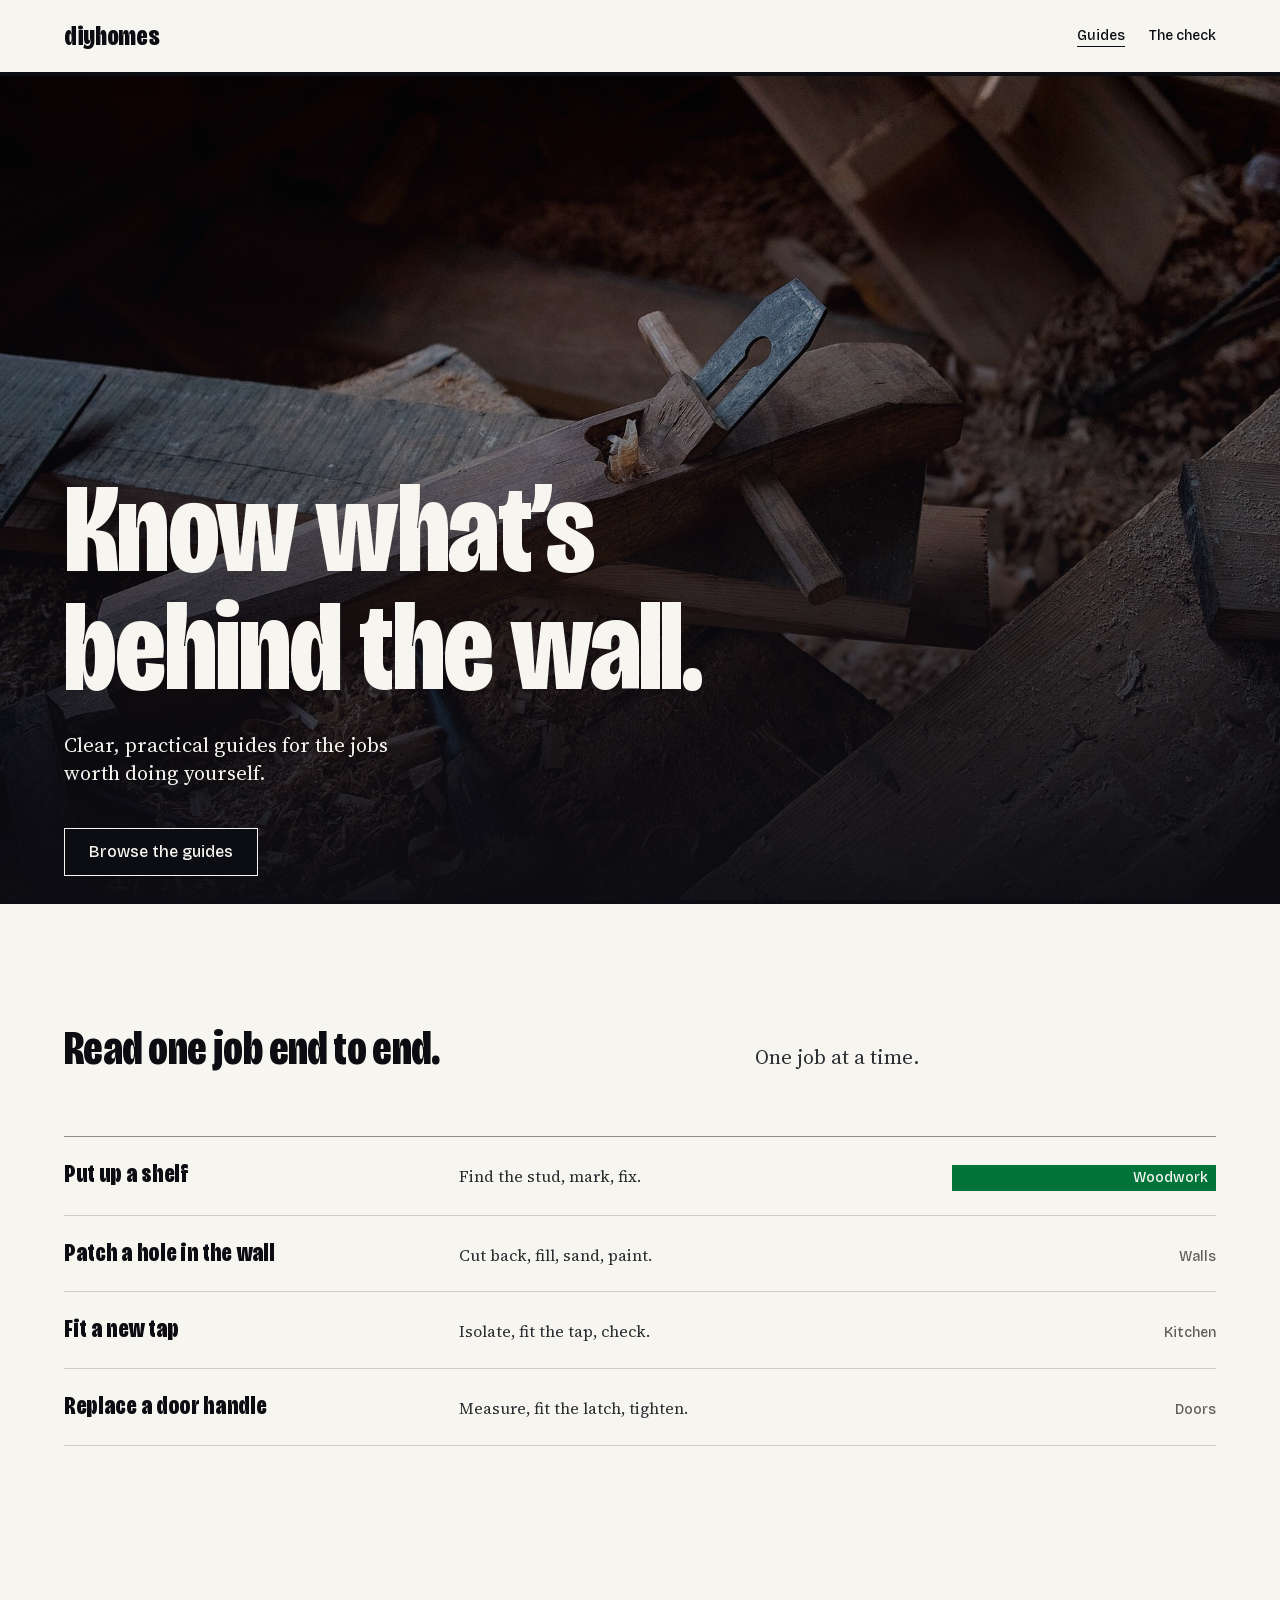
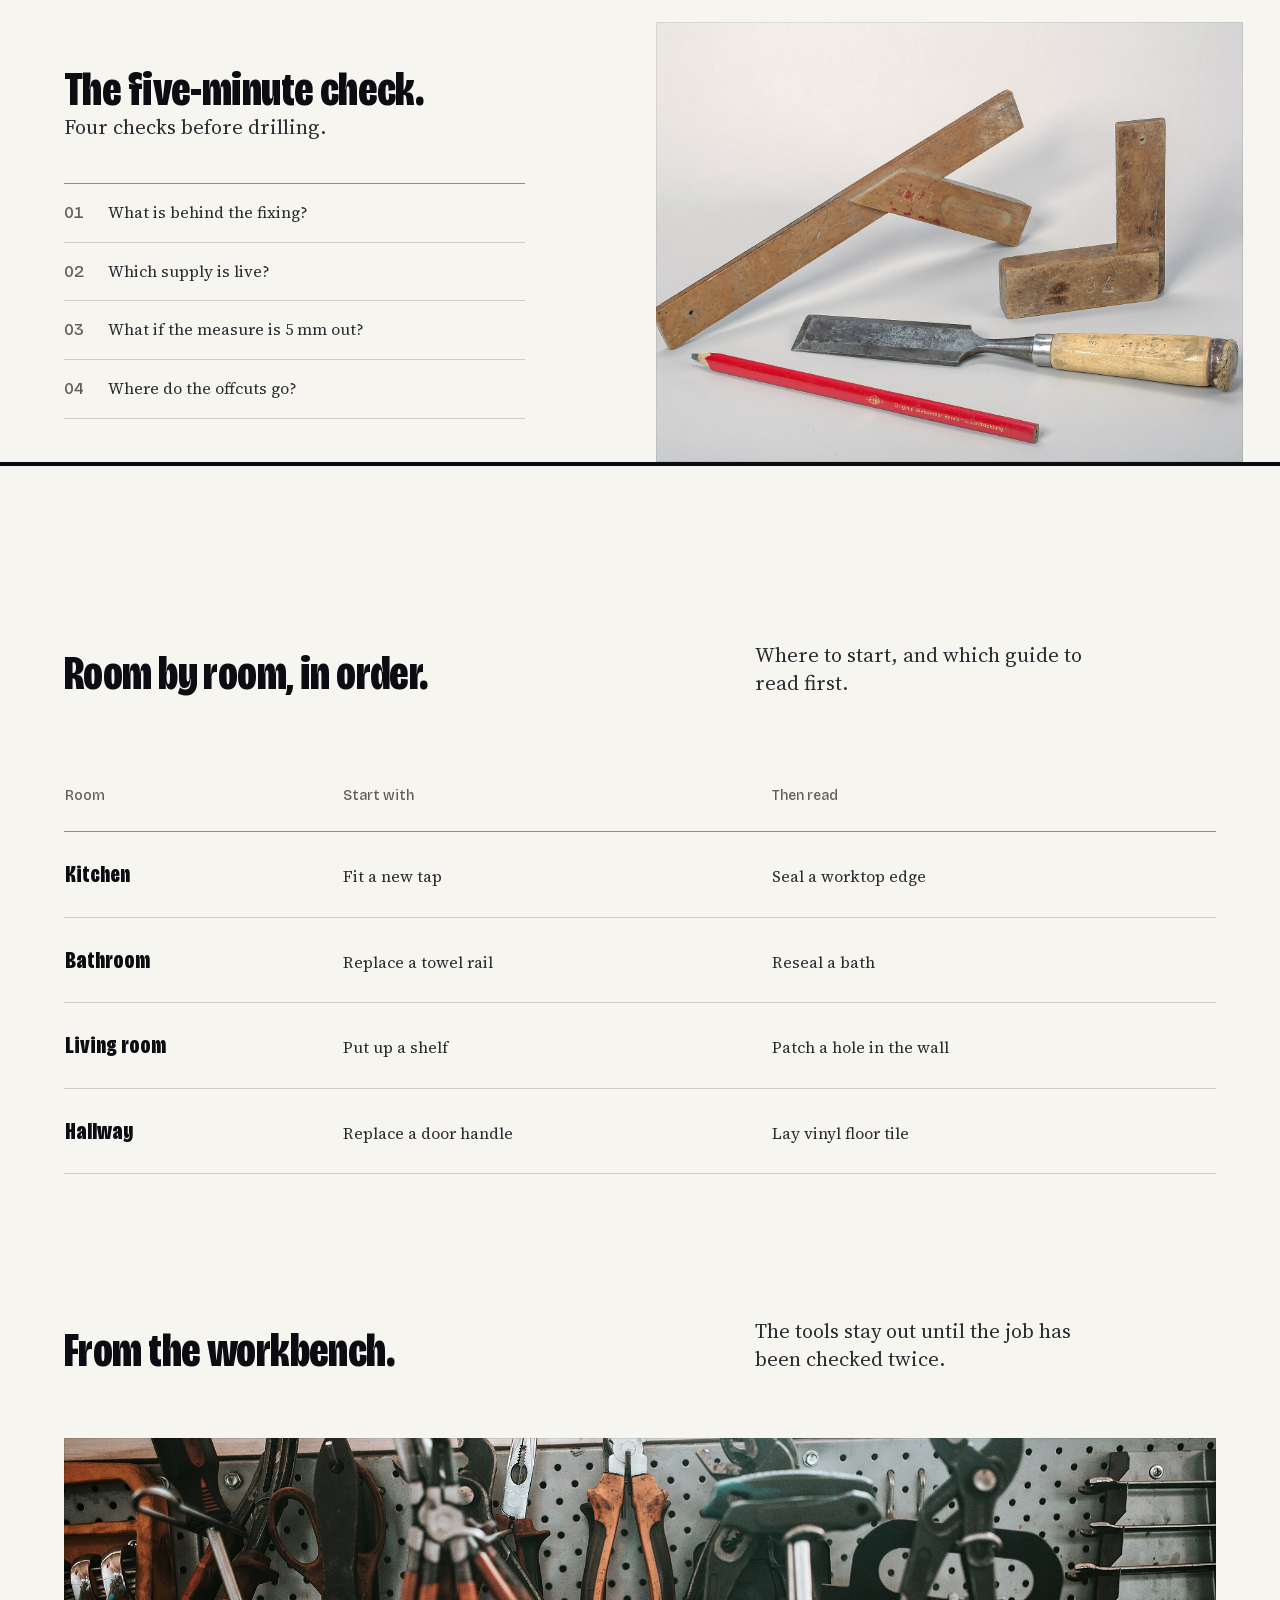
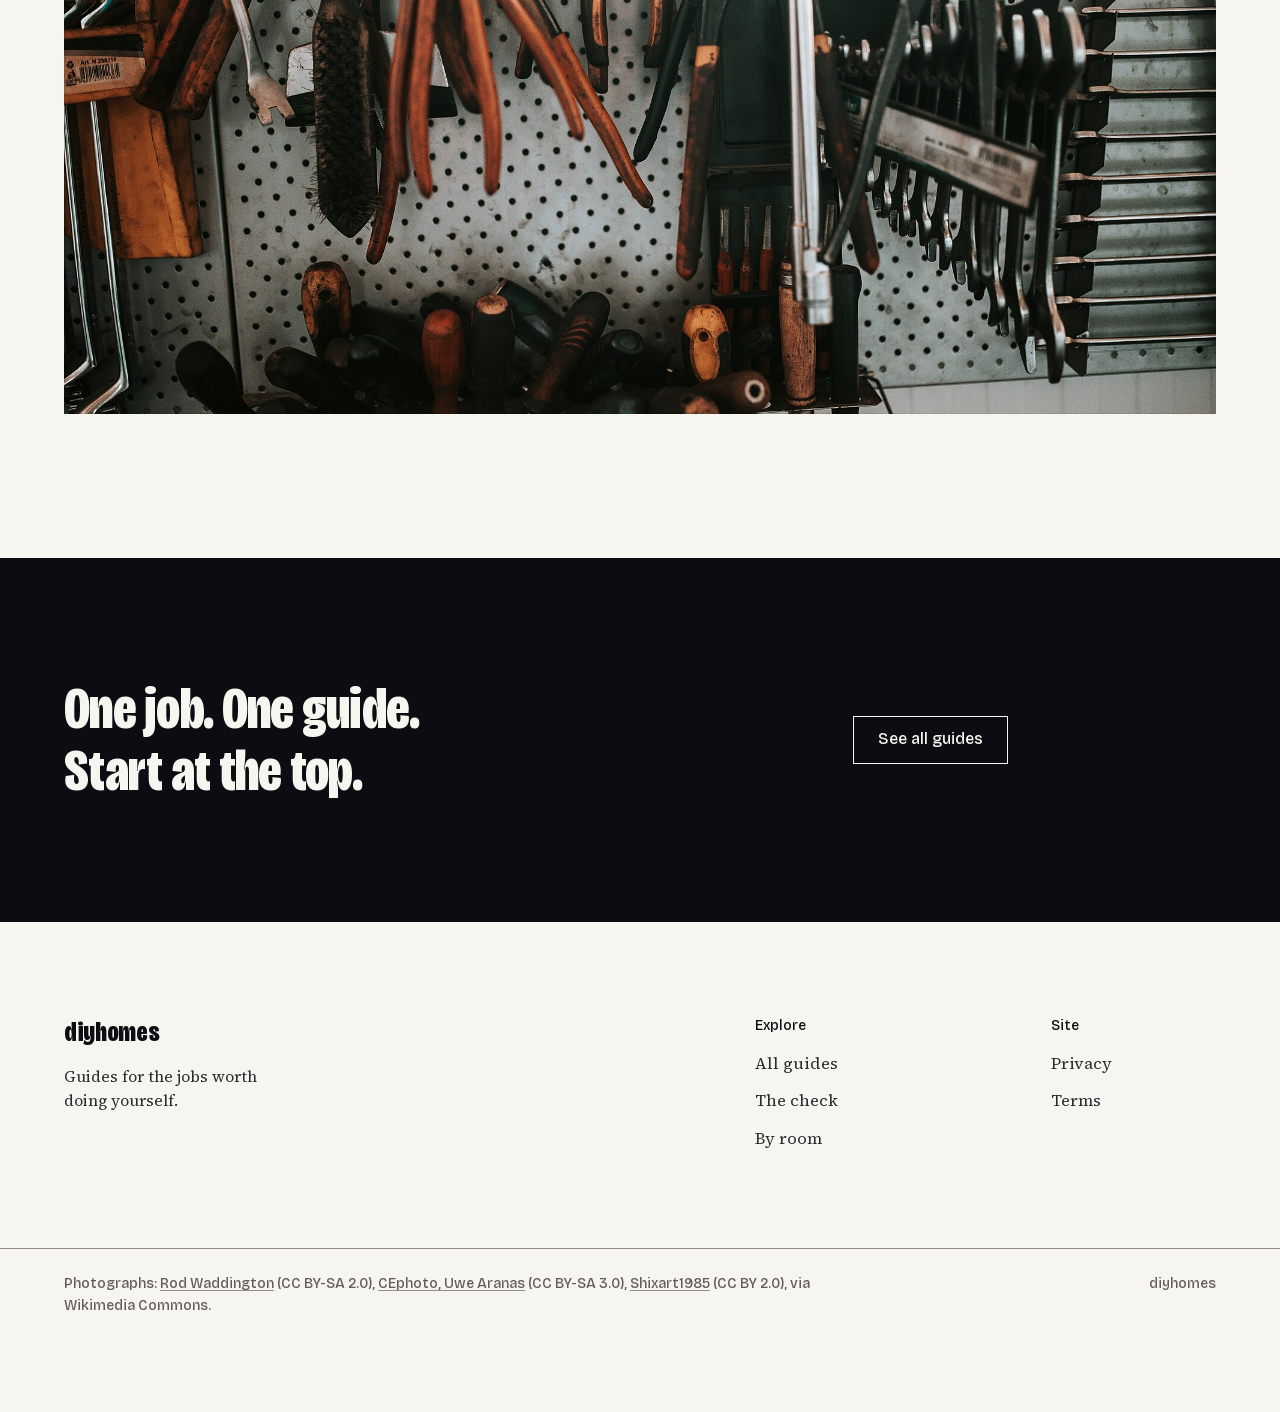
<file: index.html>
<!doctype html>
<html lang="en">
<head>
  <meta charset="utf-8">
  <meta name="viewport" content="width=device-width, initial-scale=1">
  <title>diyhomes: practical home improvement guides</title>
  <meta name="description" content="Clear, practical guides for the home improvement jobs worth doing yourself.">
  <link rel="stylesheet" href="style.css">
</head>
<body>
  <a class="skip" href="#main">Skip to content</a>

  <nav class="nav" aria-label="Main navigation">
    <div class="container nav__inner">
      <a class="wordmark" href="index.html" aria-label="diyhomes, home">diyhomes</a>
      <div class="nav__links">
        <a class="nav__link" href="#guides" aria-current="page">Guides</a>
        <a class="nav__link nav__link--secondary" href="#check">The check</a>
      </div>
    </div>
  </nav>

  <main id="main">
    <section class="hero" aria-labelledby="hero-title">
      <figure class="hero__photo" data-slot="hero" data-alt="Hands at work on a home improvement project in a daylight workshop">
        <img src="images/traditional-hand-plane-china-1920.jpg" width="1920" height="1172" alt="A worn wooden hand plane resting in curled shavings on a workbench" style="object-position: 55% 40%" fetchpriority="high">
      </figure>
      <div class="hero__scrim" aria-hidden="true"></div>
      <div class="container hero__inner">
        <h1 class="hero__title" id="hero-title">Know what’s behind the wall.</h1>
        <p class="hero__lead">Clear, practical guides for the jobs worth doing yourself.</p>
        <div class="hero__action">
          <a class="btn" href="#guides">Browse the guides</a>
        </div>
      </div>
    </section>

    <section class="section section--first opens" id="guides" aria-labelledby="guides-title">
      <div class="container">
        <div class="head-row">
          <h2 id="guides-title">Read one job end to end.</h2>
          <p class="head-row__note">One job at a time.</p>
        </div>
        <ul class="contents__list">
          <li class="contents__row">
            <h3>Put up a shelf</h3>
            <p>Find the stud, mark, fix.</p>
            <span class="tag contents__room">Woodwork</span>
          </li>
          <li class="contents__row">
            <h3>Patch a hole in the wall</h3>
            <p>Cut back, fill, sand, paint.</p>
            <span class="contents__room">Walls</span>
          </li>
          <li class="contents__row">
            <h3>Fit a new tap</h3>
            <p>Isolate, fit the tap, check.</p>
            <span class="contents__room">Kitchen</span>
          </li>
          <li class="contents__row">
            <h3>Replace a door handle</h3>
            <p>Measure, fit the latch, tighten.</p>
            <span class="contents__room">Doors</span>
          </li>
        </ul>
      </div>
    </section>

    <section class="section section--wide" id="check" aria-labelledby="check-title">
      <div class="container check__grid">
        <div class="check__text">
          <h2 id="check-title">The five-minute check.</h2>
          <p class="lead">Four checks before drilling.</p>
          <ol class="check__list">
            <li>What is behind the fixing?</li>
            <li>Which supply is live?</li>
            <li>What if the measure is 5&nbsp;mm out?</li>
            <li>Where do the offcuts go?</li>
          </ol>
        </div>
        <figure class="photo check__photo" data-slot="check" data-alt="A square, chisel and pencil laid out on a workbench before a cut">
          <img src="images/carpenter-tools-beveled-edge-chisel-two-angle-gauges-and-car-1920.jpg" width="1920" height="1282" alt="A chisel, two try squares and a red carpenter's pencil on a pale surface" style="object-position: 50% 50%" loading="lazy">
          <figcaption class="caption" data-keep>Squares and a chisel, before the cut.</figcaption>
        </figure>
      </div>
    </section>

    <section class="section section--wide opens" id="rooms" aria-labelledby="rooms-title">
      <div class="container">
        <div class="head-row">
          <h2 id="rooms-title">Room by room, in order.</h2>
          <p class="head-row__note">Where to start, and which guide to read first.</p>
        </div>
        <table class="rooms__table">
          <thead>
            <tr><th scope="col">Room</th><th scope="col">Start with</th><th scope="col">Then read</th></tr>
          </thead>
          <tbody>
            <tr><th scope="row">Kitchen</th><td data-label="Start with">Fit a new tap</td><td data-label="Then read">Seal a worktop edge</td></tr>
            <tr><th scope="row">Bathroom</th><td data-label="Start with">Replace a towel rail</td><td data-label="Then read">Reseal a bath</td></tr>
            <tr><th scope="row">Living room</th><td data-label="Start with">Put up a shelf</td><td data-label="Then read">Patch a hole in the wall</td></tr>
            <tr><th scope="row">Hallway</th><td data-label="Start with">Replace a door handle</td><td data-label="Then read">Lay vinyl floor tile</td></tr>
          </tbody>
        </table>
      </div>
    </section>

    <section class="section" id="work" aria-labelledby="work-title">
      <div class="container">
        <div class="head-row">
          <h2 id="work-title">From the workbench.</h2>
          <p class="head-row__note">The tools stay out until the job has been checked twice.</p>
        </div>
        <figure class="photo work__photo" data-slot="work" data-alt="Hand tools hanging within reach of a home workbench">
          <img src="images/various-tools-hanging-on-a-pegboard-in-a-workshop-setting-wi-1920.jpg" width="1920" height="1282" alt="Pliers, wrenches and screwdrivers hung on a perforated pegboard" style="object-position: 50% 45%" loading="lazy">
          <figcaption class="caption" data-keep>Hand tools on a pegboard, kept within reach of the bench.</figcaption>
        </figure>
      </div>
    </section>

    <section class="close-band" aria-labelledby="close-title">
      <div class="container close-band__inner">
        <h2 id="close-title">One job. One guide. Start at the top.</h2>
        <a class="btn" href="#guides">See all guides</a>
      </div>
    </section>
  </main>

  <footer class="footer">
    <div class="container footer__grid">
      <div class="footer__mast">
        <a class="wordmark" href="index.html" aria-label="diyhomes, home">diyhomes</a>
        <p>Guides for the jobs worth doing yourself.</p>
      </div>
      <nav class="footer__col footer__col--one" aria-label="Explore">
        <h3>Explore</h3>
        <ul>
          <li><a href="#guides">All guides</a></li>
          <li><a href="#check">The check</a></li>
          <li><a href="#rooms">By room</a></li>
        </ul>
      </nav>
      <nav class="footer__col footer__col--two" aria-label="Site">
        <h3>Site</h3>
        <ul>
          <li><a href="privacy.html">Privacy</a></li>
          <li><a href="terms.html">Terms</a></li>
        </ul>
      </nav>
    </div>
    <div class="container footer__base">
      <p class="credits" data-credits>Photographs: <a href="https://commons.wikimedia.org/wiki/File:Traditional_Hand_Plane,_China.jpg">Rod Waddington</a> (CC BY-SA 2.0), <a href="https://commons.wikimedia.org/wiki/File:Carpenter-tools_Beveled-edge_chisel_two_angle_gauges_and_carpenters_pencil-01.jpg">CEphoto, Uwe Aranas</a> (CC BY-SA 3.0), <a href="https://commons.wikimedia.org/wiki/File:Various_tools_hanging_on_a_pegboard_in_a_workshop_setting_with_natural_light_filtering_in.jpg">Shixart1985</a> (CC BY 2.0), via Wikimedia Commons.</p>
      <p class="footer__mark">diyhomes</p>
    </div>
  </footer>

  <script>window.hallmarkSlots = (m) => { for (const [k, v] of Object.entries(m)) { const s = document.querySelector(`[data-slot="${k}"]`); if (!s) continue; const im = new Image(); im.src = typeof v === 'string' ? v : v.src; im.alt = (typeof v === 'object' && v.alt) || s.dataset.alt || ''; s.querySelectorAll(':scope > img').forEach((o) => o.remove()); s.prepend(im); } };
document.querySelectorAll('[data-slot] img').forEach((i) => { if (i.complete && !i.naturalWidth) i.remove(); else i.addEventListener('error', () => i.remove(), { once: true }); });</script>
</body>
</html>
</file>
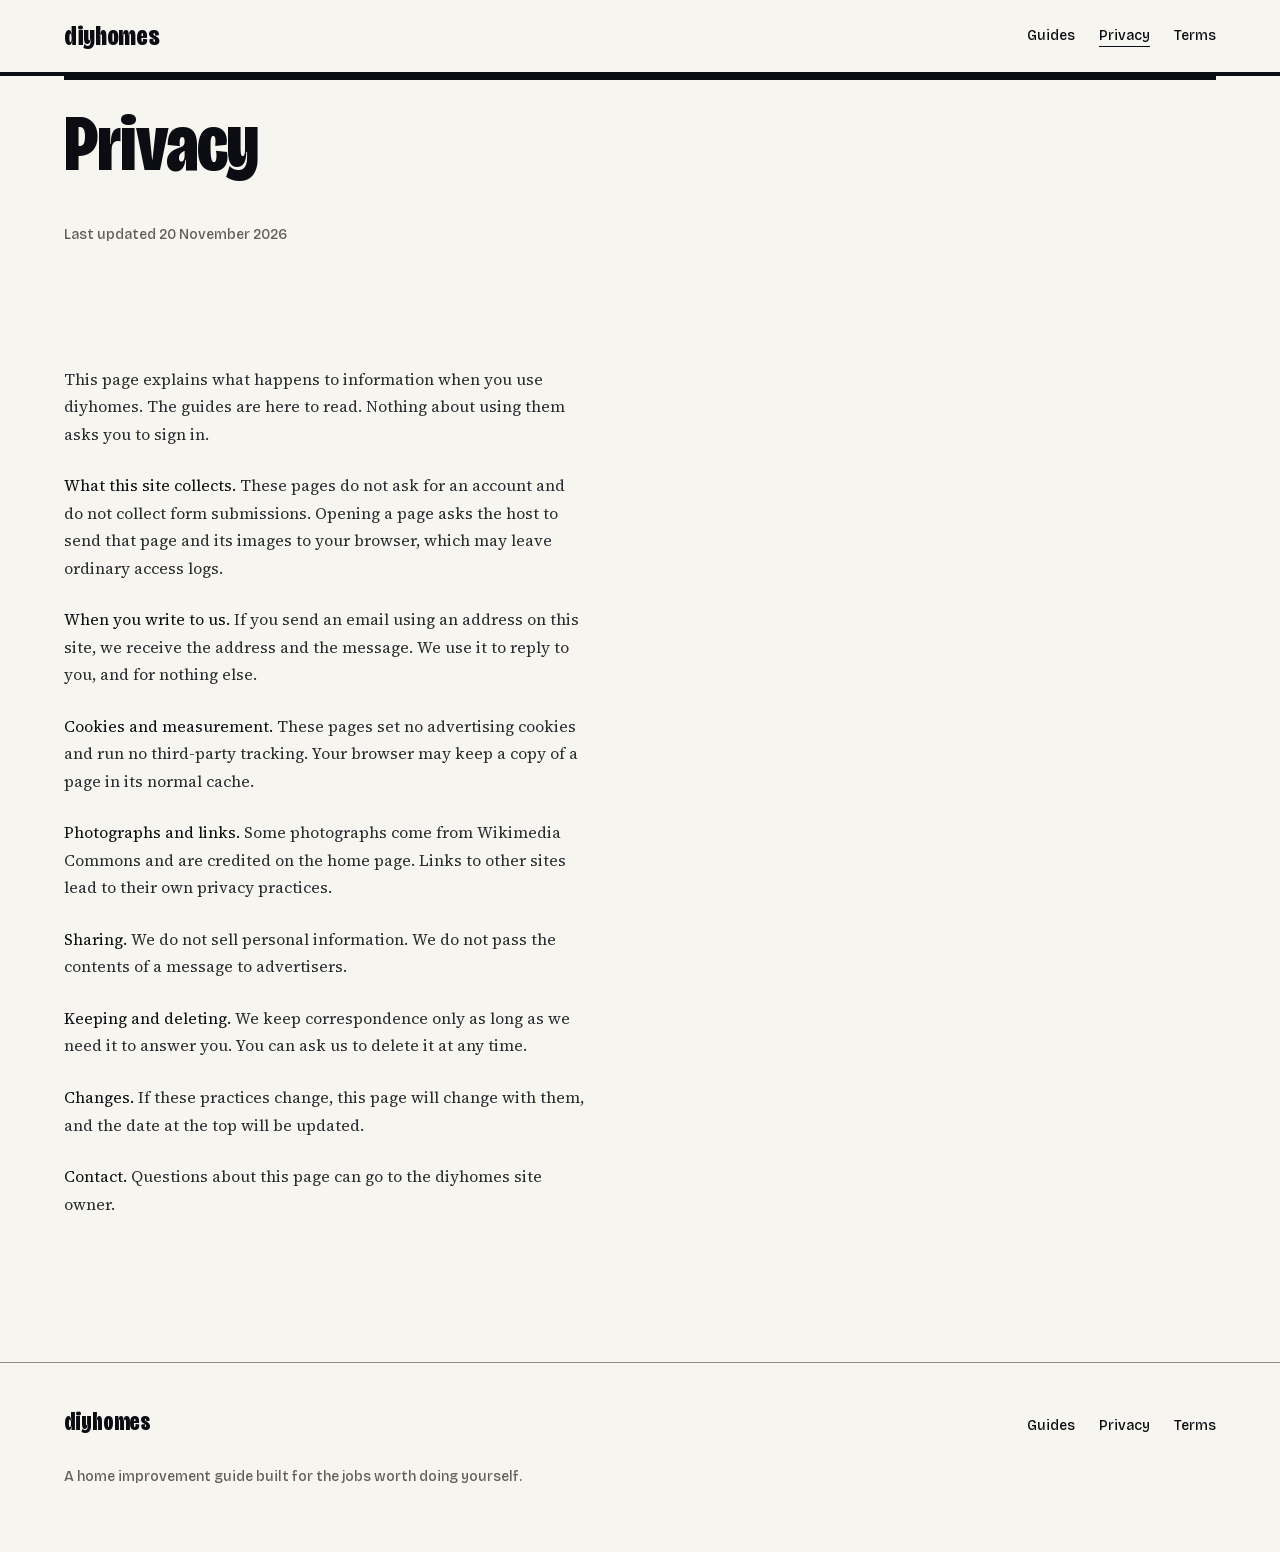
<file: privacy.html>
<!doctype html>
<html lang="en">
<head>
  <meta charset="utf-8">
  <meta name="viewport" content="width=device-width, initial-scale=1">
  <title>Privacy: diyhomes</title>
  <meta name="description" content="What happens to information when you use the diyhomes home improvement guides.">
  <link rel="stylesheet" href="document.css">
</head>
<body>
  <a class="skip" href="#main">Skip to content</a>

  <nav class="nav" aria-label="Main navigation">
    <div class="container nav__inner">
      <a class="wordmark" href="index.html" aria-label="diyhomes, home">diyhomes</a>
      <div class="nav__links">
        <a class="nav__link" href="index.html#guides">Guides</a>
        <a class="nav__link" href="privacy.html" aria-current="page">Privacy</a>
        <a class="nav__link" href="terms.html">Terms</a>
      </div>
    </div>
  </nav>

  <main id="main" class="container">
    <header class="doc-head">
      <h1 class="doc-head__title">Privacy</h1>
      <p class="doc-head__meta">Last updated <time datetime="2026-11-20">20 November 2026</time></p>
    </header>

    <article class="doc">
      <p>This page explains what happens to information when you use diyhomes. The guides are here to read. Nothing about using them asks you to sign in.</p>

      <p><h2>What this site collects.</h2> These pages do not ask for an account and do not collect form submissions. Opening a page asks the host to send that page and its images to your browser, which may leave ordinary access logs.</p>

      <p><h2>When you write to us.</h2> If you send an email using an address on this site, we receive the address and the message. We use it to reply to you, and for nothing else.</p>

      <p><h2>Cookies and measurement.</h2> These pages set no advertising cookies and run no third-party tracking. Your browser may keep a copy of a page in its normal cache.</p>

      <p><h2>Photographs and links.</h2> Some photographs come from Wikimedia Commons and are credited on the home page. Links to other sites lead to their own privacy practices.</p>

      <p><h2>Sharing.</h2> We do not sell personal information. We do not pass the contents of a message to advertisers.</p>

      <p><h2>Keeping and deleting.</h2> We keep correspondence only as long as we need it to answer you. You can ask us to delete it at any time.</p>

      <p><h2>Changes.</h2> If these practices change, this page will change with them, and the date at the top will be updated.</p>

      <p><h2>Contact.</h2> Questions about this page can go to the diyhomes site owner.</p>
    </article>
  </main>

  <footer class="colophon">
    <div class="container colophon__inner">
      <a class="colophon__word" href="index.html">diyhomes</a>
      <div class="colophon__links">
        <a href="index.html#guides">Guides</a>
        <a href="privacy.html">Privacy</a>
        <a href="terms.html">Terms</a>
      </div>
    </div>
    <div class="container"><p class="colophon__note">A home improvement guide built for the jobs worth doing yourself.</p></div>
  </footer>
</body>
</html>
</file>
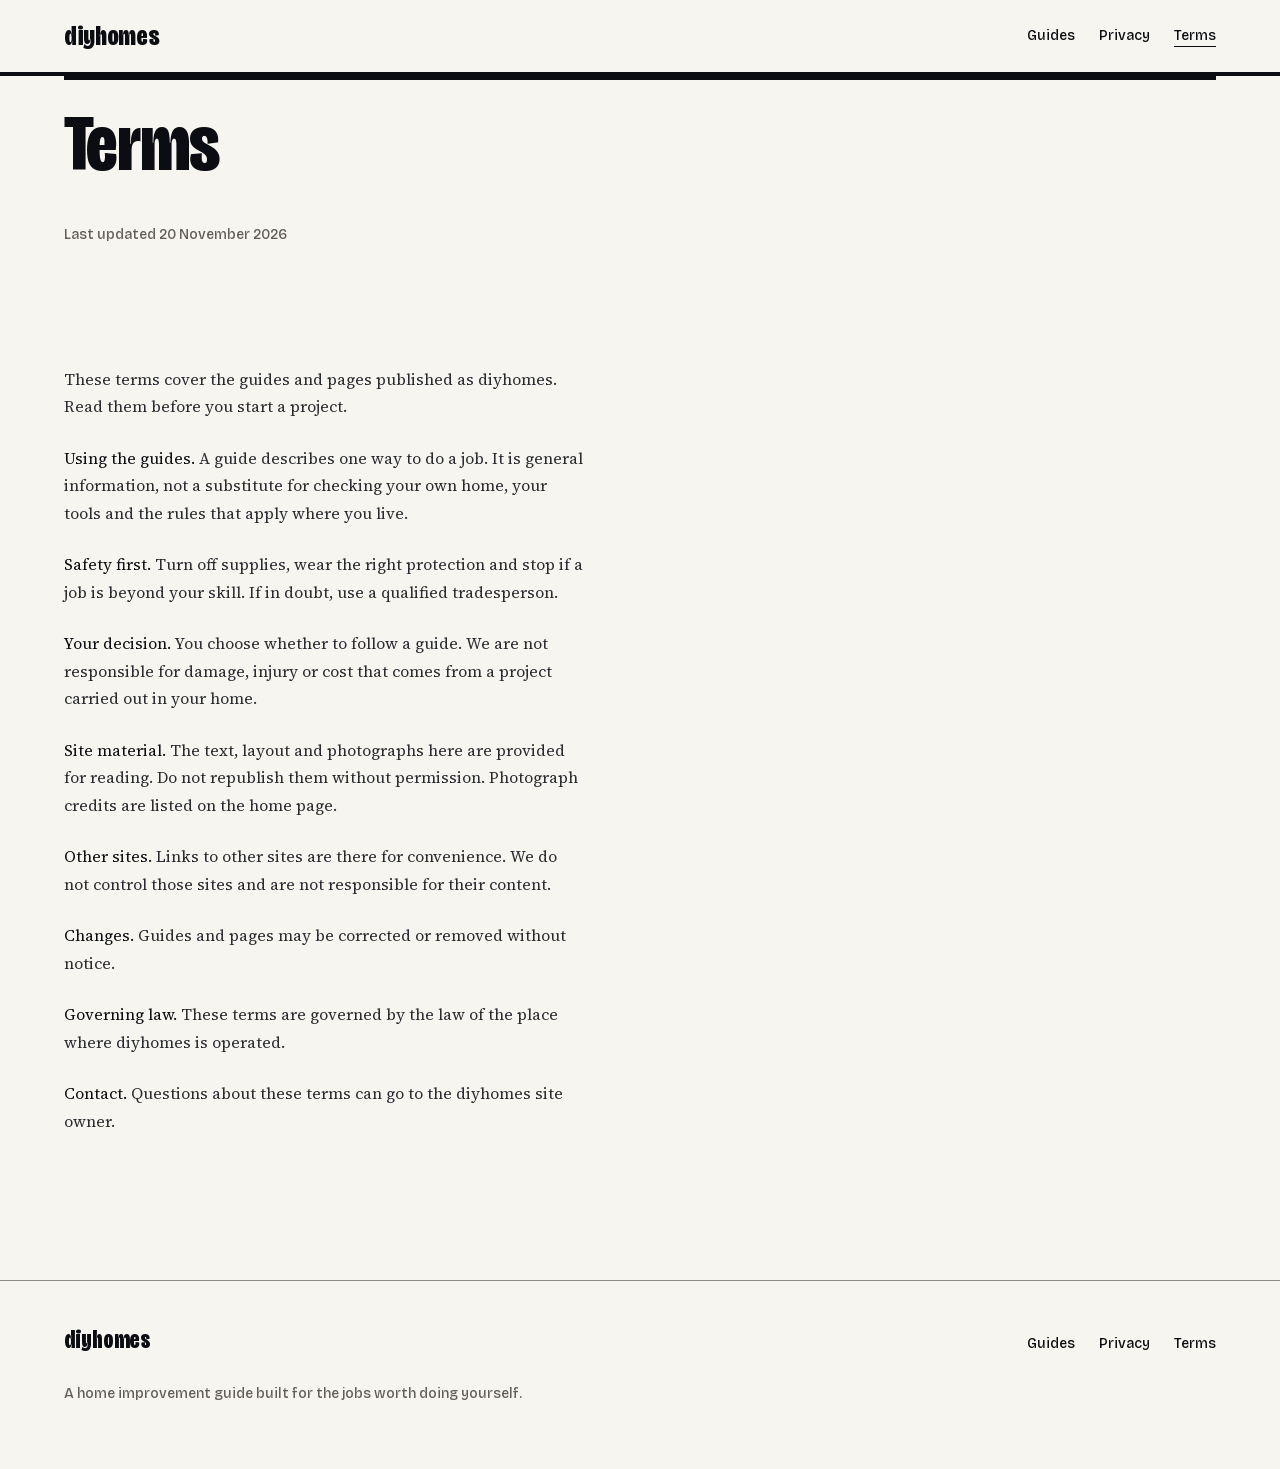
<file: terms.html>
<!doctype html>
<html lang="en">
<head>
  <meta charset="utf-8">
  <meta name="viewport" content="width=device-width, initial-scale=1">
  <title>Terms: diyhomes</title>
  <meta name="description" content="The terms that cover the guides and pages published as diyhomes.">
  <link rel="stylesheet" href="document.css">
</head>
<body>
  <a class="skip" href="#main">Skip to content</a>

  <nav class="nav" aria-label="Main navigation">
    <div class="container nav__inner">
      <a class="wordmark" href="index.html" aria-label="diyhomes, home">diyhomes</a>
      <div class="nav__links">
        <a class="nav__link" href="index.html#guides">Guides</a>
        <a class="nav__link" href="privacy.html">Privacy</a>
        <a class="nav__link" href="terms.html" aria-current="page">Terms</a>
      </div>
    </div>
  </nav>

  <main id="main" class="container">
    <header class="doc-head">
      <h1 class="doc-head__title">Terms</h1>
      <p class="doc-head__meta">Last updated <time datetime="2026-11-20">20 November 2026</time></p>
    </header>

    <article class="doc">
      <p>These terms cover the guides and pages published as diyhomes. Read them before you start a project.</p>

      <p><h2>Using the guides.</h2> A guide describes one way to do a job. It is general information, not a substitute for checking your own home, your tools and the rules that apply where you live.</p>

      <p><h2>Safety first.</h2> Turn off supplies, wear the right protection and stop if a job is beyond your skill. If in doubt, use a qualified tradesperson.</p>

      <p><h2>Your decision.</h2> You choose whether to follow a guide. We are not responsible for damage, injury or cost that comes from a project carried out in your home.</p>

      <p><h2>Site material.</h2> The text, layout and photographs here are provided for reading. Do not republish them without permission. Photograph credits are listed on the home page.</p>

      <p><h2>Other sites.</h2> Links to other sites are there for convenience. We do not control those sites and are not responsible for their content.</p>

      <p><h2>Changes.</h2> Guides and pages may be corrected or removed without notice.</p>

      <p><h2>Governing law.</h2> These terms are governed by the law of the place where diyhomes is operated.</p>

      <p><h2>Contact.</h2> Questions about these terms can go to the diyhomes site owner.</p>
    </article>
  </main>

  <footer class="colophon">
    <div class="container colophon__inner">
      <a class="colophon__word" href="index.html">diyhomes</a>
      <div class="colophon__links">
        <a href="index.html#guides">Guides</a>
        <a href="privacy.html">Privacy</a>
        <a href="terms.html">Terms</a>
      </div>
    </div>
    <div class="container"><p class="colophon__note">A home improvement guide built for the jobs worth doing yourself.</p></div>
  </footer>
</body>
</html>
</file>
<file: style.css>
/* Hallmark · shape: Marquee Hero · genre: editorial · theme: Editorial (deal 2/3, seed single-home-improvement-guide-552e·a2ddcb41·2026-11-20·r0) · job: listen · draw: 3e614b
 * hero: Poster · nav: slab · footer: index columns · imagery: photographs, library 3, natural · signature: full-bleed workbench photograph with the cover-line head over an ink scrim
 * axes: light/display-condensed/chromatic-green · posture: restrained · contrast: pass · fold: pass · v2.0.0 */
/* Hallmark · pre-emit critique: P5 H4 E5 S3 R5 V4 · weakest: S, led with the working contents index and the five-minute check instead of a generic feature list */
/* Hallmark · hero-review: fix · 1 finding · 1 resolved · the cover line now names the job before the drill comes out */
/* Hallmark · finish-review: subagent · 3 findings · 3 resolved · gap: none */
@import url("./tokens.css");
@import url("./base.css");

body {
  font-optical-sizing: auto;
  font-variant-numeric: oldstyle-nums;
  color: var(--color-ink-2);
}

h1, h2, h3 {
  font-variation-settings: "wdth" 75, "opsz" 96;
  color: var(--color-ink);
  font-variant-numeric: lining-nums tabular-nums;
  line-height: 1;
}

small, figcaption, th, nav, label, .btn, .tag {
  font-family: var(--font-display);
  font-weight: 500;
  font-variation-settings: "opsz" 12;
}

.standfirst {
  font: 400 var(--text-display-s)/1.2 var(--font-body);
  color: var(--color-ink);
  max-width: 24ch;
}

.opens {
  border-top: var(--rule-heavy) solid var(--color-ink);
  padding-top: var(--space-lg);
}

.skip {
  position: absolute;
  left: var(--space-md);
  top: calc(-1 * var(--space-3xl));
  z-index: var(--z-toast);
  padding: var(--space-xs) var(--space-md);
  background: var(--color-ink);
  color: var(--color-paper);
}
.skip:focus-visible { top: var(--space-md); }

/* slab nav */
.nav {
  position: relative;
  z-index: var(--z-sticky-nav);
  border-bottom: var(--rule-heavy) solid var(--color-ink);
  background: var(--color-paper);
}
.nav__inner {
  min-height: 72px;
  display: flex;
  align-items: center;
  gap: var(--space-xl);
}
.wordmark {
  font-family: var(--font-display);
  font-weight: 800;
  font-variation-settings: "wdth" 75, "opsz" 96;
  font-size: 1.75rem;
  letter-spacing: var(--tracking-display);
  line-height: 1;
  color: var(--color-ink);
  text-decoration: none;
  white-space: nowrap;
}
.nav__links {
  display: flex;
  align-items: center;
  gap: var(--space-lg);
  margin-left: auto;
}
.nav__link {
  font-size: var(--text-sm);
  color: var(--color-ink);
  text-decoration: none;
  white-space: nowrap;
  border-bottom: 1px solid transparent;
  transition: border-color var(--dur-short) var(--ease-out);
}
.nav__link:hover { border-bottom-color: var(--color-accent); }
.nav__link[aria-current="page"] { border-bottom-color: var(--color-ink); }

/* Poster hero: the photograph is the fold */
.hero {
  position: relative;
  min-height: calc(100dvh - var(--nav-height));
  isolation: isolate;
  background: var(--color-ink);
  color: var(--color-paper);
}
.hero__photo {
  position: absolute;
  inset: 0;
  margin: 0;
  z-index: 1;
  overflow: hidden;
}
.hero__photo > img {
  width: 100%;
  height: 100%;
  object-fit: cover;
  object-position: 50% 46%;
}
.hero__scrim {
  position: absolute;
  inset: 0;
  z-index: 2;
  background: linear-gradient(
    to top,
    color-mix(in oklab, var(--color-ink) 95%, transparent) 0%,
    color-mix(in oklab, var(--color-ink) 72%, transparent) 30%,
    color-mix(in oklab, var(--color-ink) 16%, transparent) 100%
  );
}
.hero__inner {
  position: relative;
  z-index: 3;
  min-height: calc(100dvh - var(--nav-height));
  display: flex;
  flex-direction: column;
  align-items: flex-start;
  justify-content: flex-end;
  padding-block: var(--space-xl) var(--space-lg);
  color: var(--color-paper);
}
.hero__title {
  font-size: clamp(4rem, 10vw, 9rem);
  line-height: 0.92;
  max-width: 14ch;
  color: var(--color-paper);
  margin: 0;
}
.hero__lead {
  margin-top: var(--space-lg);
  max-width: 34ch;
  font-size: var(--text-lead);
  line-height: 1.4;
  color: var(--color-paper);
}
.hero__action { margin-top: var(--space-xl); }

/* one filled primary recipe */
.btn {
  display: inline-flex;
  align-items: center;
  justify-content: center;
  min-height: 48px;
  padding: 0 var(--space-lg);
  border: var(--rule-hair) solid var(--color-ink);
  border-radius: 0;
  background: var(--color-ink);
  color: var(--color-paper);
  font-family: var(--font-display);
  font-weight: 500;
  font-variation-settings: "opsz" 12;
  font-size: var(--text-md);
  text-decoration: none;
  white-space: nowrap;
  cursor: pointer;
  transition: background-color var(--dur-short) var(--ease-out), transform var(--dur-micro) var(--ease-out);
}
.btn:hover { background: var(--color-ink-2); }
.btn:active { transform: translateY(1px); }
.btn:focus-visible { outline: 2px solid var(--color-focus); outline-offset: 2px; }
.btn:disabled, .btn[aria-disabled="true"] { opacity: 0.55; cursor: not-allowed; transform: none; }
.btn[aria-busy="true"] { cursor: progress; }
.hero .btn { border-color: var(--color-paper); }
.hero :focus-visible { outline-color: var(--color-paper); }

@media (max-width: 60rem) {
  .hero__photo > img { object-position: 56% 50%; }
  .hero__inner { padding-block: var(--space-xl); }
  .hero__title { font-size: clamp(3.25rem, 12vw, 6rem); }
  .nav__links { gap: var(--space-md); }
}
@media (max-width: 40rem) {
  .nav__links { gap: var(--space-sm); }
  .nav__link--secondary { display: none; }
  .hero__title { font-size: clamp(3rem, 14vw, 4.5rem); }
  .hero__lead { font-size: var(--text-md); }
}
@media (prefers-reduced-motion: reduce) {
  .btn { transition: none; }
  .nav__link { transition: none; }
}

/* head blocks */
.section { padding-block-start: var(--section-gap); }
.section--first { padding-block-start: var(--section-gap-s); }
.section--wide { padding-block-start: var(--section-gap-l); }
.head-row {
  display: grid;
  grid-template-columns: repeat(12, minmax(0, 1fr));
  gap: var(--gap-columns);
  align-items: end;
  margin-bottom: var(--space-2xl);
}
.head-row h2 { grid-column: 1 / span 6; }
.head-row__note {
  grid-column: 8 / span 5;
  max-width: 34ch;
  font-size: var(--text-lead);
  line-height: 1.35;
  color: var(--color-ink-2);
}

/* contents as rows */
.contents__list {
  list-style: none;
  margin: 0;
  padding: 0;
  border-top: var(--rule-hair) solid var(--color-rule-2);
}
.contents__row {
  display: grid;
  grid-template-columns: repeat(12, minmax(0, 1fr));
  gap: var(--gap-columns);
  align-items: baseline;
  padding-block: var(--space-lg);
  border-bottom: var(--rule-hair) solid var(--color-rule);
}
.contents__row h3 {
  grid-column: 1 / span 4;
  margin: 0;
  font-size: clamp(1.5rem, 2vw, 2.5rem);
  line-height: 1.05;
}
.contents__row p { grid-column: 5 / span 5; color: var(--color-ink-2); }
.contents__room {
  grid-column: 10 / span 3;
  text-align: right;
  font-family: var(--font-display);
  font-weight: 500;
  font-variation-settings: "opsz" 12;
  font-size: var(--text-sm);
  color: var(--color-muted);
}
/* the one green signal at rest, after .contents__room so its ink wins */
.tag {
  display: inline-block;
  background: var(--color-accent);
  color: var(--color-accent-ink);
  padding: var(--space-3xs) var(--space-xs);
}

/* the five-minute check */
.check__grid {
  display: grid;
  grid-template-columns: repeat(12, minmax(0, 1fr));
  gap: var(--gap-columns);
  align-items: center;
}
.check__text { grid-column: 1 / span 5; }
.check__photo {
  grid-column: 7 / span 6;
  margin: 0;
  aspect-ratio: 4 / 3;
  min-height: 440px;
}
.check__list {
  list-style: none;
  margin: var(--space-xl) 0 0;
  padding: 0;
  counter-reset: check;
  border-top: var(--rule-hair) solid var(--color-rule-2);
}
.check__list li {
  counter-increment: check;
  padding-block: var(--space-md);
  border-bottom: var(--rule-hair) solid var(--color-rule);
}
.check__list li::before {
  content: counter(check, decimal-leading-zero);
  display: inline-block;
  min-width: 2.5ch;
  margin-right: var(--space-md);
  font-family: var(--font-display);
  font-weight: 500;
  font-variation-settings: "opsz" 12;
  font-variant-numeric: lining-nums tabular-nums;
  color: var(--color-muted);
}
.photo > img {
  outline: var(--rule-hair) solid color-mix(in oklab, var(--color-ink) 8%, transparent);
  outline-offset: -1px;
}
.caption {
  margin-top: var(--space-sm);
  font-family: var(--font-display);
  font-weight: 500;
  font-variation-settings: "opsz" 12;
  font-size: var(--text-sm);
  color: var(--color-muted);
}

/* room table */
.rooms__table {
  width: 100%;
  border-collapse: collapse;
  font-size: var(--text-md);
}
.rooms__table th, .rooms__table td {
  text-align: left;
  padding-block: var(--space-lg);
  padding-right: var(--space-lg);
  border-bottom: var(--rule-hair) solid var(--color-rule);
  vertical-align: baseline;
}
.rooms__table thead th {
  border-bottom: var(--rule-hair) solid var(--color-rule-2);
  font-family: var(--font-display);
  font-weight: 500;
  font-variation-settings: "opsz" 12;
  font-size: var(--text-sm);
  color: var(--color-muted);
  white-space: nowrap;
}
.rooms__table tbody th {
  font-family: var(--font-display);
  font-weight: 800;
  font-variation-settings: "wdth" 75, "opsz" 96;
  font-size: var(--text-title);
  color: var(--color-ink);
  white-space: nowrap;
}
.rooms__table tbody td { color: var(--color-ink-2); }

/* showcase */
.work__photo {
  margin: 0;
  aspect-ratio: 16 / 8;
  min-height: 560px;
}

/* close band */
.close-band {
  margin-top: var(--section-gap);
  padding-block: var(--section-gap-s);
  background: var(--color-ink);
  color: var(--color-paper);
}
.close-band__inner {
  display: grid;
  grid-template-columns: repeat(12, minmax(0, 1fr));
  gap: var(--gap-columns);
  align-items: center;
}
.close-band h2 {
  grid-column: 1 / span 7;
  font-size: var(--text-display-s);
  line-height: 1.05;
  color: var(--color-paper);
}
.close-band .btn {
  grid-column: 9 / span 4;
  justify-self: start;
  background: transparent;
  border-color: var(--color-paper);
  color: var(--color-paper);
}
.close-band .btn:hover { background: color-mix(in oklab, var(--color-paper) 14%, transparent); }
.close-band :focus-visible { outline-color: var(--color-paper); }

/* index-columns footer */
.footer { padding-block: var(--space-3xl); }
.footer__grid {
  display: grid;
  grid-template-columns: repeat(12, minmax(0, 1fr));
  gap: var(--gap-columns);
}
.footer__mast { grid-column: 1 / span 6; }
.footer__mast p {
  margin-top: var(--space-md);
  max-width: 32ch;
  color: var(--color-ink-2);
}
.footer__col--one { grid-column: 8 / span 3; }
.footer__col--two { grid-column: 11 / span 2; }
.footer__col h3 {
  margin: 0 0 var(--space-md);
  font-family: var(--font-display);
  font-weight: 500;
  font-variation-settings: "opsz" 12;
  font-size: var(--text-sm);
  letter-spacing: normal;
  line-height: 1.2;
  color: var(--color-ink);
}
.footer__col ul { list-style: none; margin: 0; padding: 0; }
.footer__col li + li { margin-top: var(--space-sm); }
.footer__col a {
  font-family: var(--font-body);
  font-size: var(--text-md);
  text-decoration: none;
}
.footer__col a:hover { text-decoration: underline; text-decoration-color: var(--color-accent); }
.footer__base {
  margin-top: var(--space-3xl);
  padding-top: var(--space-lg);
  border-top: var(--rule-hair) solid var(--color-rule-2);
  display: flex;
  flex-wrap: wrap;
  gap: var(--space-md) var(--space-xl);
  justify-content: space-between;
}
.credits {
  max-width: 90ch;
  font-family: var(--font-display);
  font-weight: 500;
  font-variation-settings: "opsz" 12;
  font-size: var(--text-sm);
  color: var(--color-muted);
}
.credits a { color: var(--color-muted); text-decoration-color: var(--color-rule-2); }
.credits a:hover { text-decoration-color: var(--color-accent); }
.footer__mark {
  font-family: var(--font-display);
  font-weight: 500;
  font-variation-settings: "opsz" 12;
  font-size: var(--text-sm);
  color: var(--color-muted);
}

@media (max-width: 60rem) {
  .head-row h2, .head-row__note { grid-column: 1 / -1; }
  .head-row__note { margin-top: var(--space-md); }
  .contents__row h3 { grid-column: 1 / span 6; }
  .contents__row p { grid-column: 7 / span 6; }
  .contents__room { grid-column: 1 / -1; text-align: left; }
  .check__text { grid-column: 1 / -1; }
  .check__photo { grid-column: 1 / -1; min-height: 0; margin-top: var(--space-xl); }
  .close-band h2 { grid-column: 1 / -1; }
  .close-band .btn { grid-column: 1 / -1; margin-top: var(--space-lg); }
  .footer__mast, .footer__col--one, .footer__col--two { grid-column: 1 / -1; }
  .footer__col { margin-top: var(--space-xl); }
}
@media (max-width: 40rem) {
  .contents__row h3, .contents__row p { grid-column: 1 / -1; }
  .contents__row p { margin-top: var(--space-sm); }
  .work__photo { min-height: 0; aspect-ratio: 4 / 3; }
  .rooms__table, .rooms__table tbody, .rooms__table tr, .rooms__table th, .rooms__table td { display: block; }
  .rooms__table thead { display: none; }
  .rooms__table tr { padding-block: var(--space-lg); border-top: var(--rule-hair) solid var(--color-rule); }
  .rooms__table tbody th { padding: 0 0 var(--space-sm); border: 0; }
  .rooms__table tbody td { padding: var(--space-2xs) 0; border: 0; }
  .rooms__table tbody td::before {
    content: attr(data-label);
    display: inline-block;
    min-width: 7ch;
    margin-right: var(--space-sm);
    font-family: var(--font-display);
    font-weight: 500;
    font-variation-settings: "opsz" 12;
    font-size: var(--text-sm);
    color: var(--color-muted);
  }
}
</file>
<file: document.css>
/* Hallmark · shape: long-document · genre: editorial · theme: Editorial (deal 2/3, seed single-home-improvement-guide-552e·a2ddcb41·2026-11-20·r0) · hero: none · nav: slab · footer: colophon · imagery: none · signature: the ruled masthead with the inline section heads
 * axes: light/display-condensed/chromatic-green · posture: restrained · contrast: pass · v2.0.0 */
/* Hallmark · copy: verbatim · legal disclosures cannot be cut to a landing-page word budget */
/* Hallmark · finish-review: subagent · 3 findings · 3 resolved · gap: none */
/* Hallmark · waive 77 · one prose article with nine inline section heads · a legal document reads straight through, not in landing sections */
/* Hallmark · waive 71 · inline heads sit 26px over and 85px under inside the prose · a long document sets its heads in the paragraph */
/* Hallmark · waive 79 · the masthead ends at y 250 and the prose starts at y 370, no hero visual · a document has no marketing fold to fill */
@import url("./tokens.css");
@import url("./base.css");

body {
  font-optical-sizing: auto;
  font-variant-numeric: oldstyle-nums;
  color: var(--color-ink-2);
}

h1, h2, h3 {
  font-variation-settings: "wdth" 75, "opsz" 96;
  color: var(--color-ink);
  font-variant-numeric: lining-nums tabular-nums;
  line-height: 1;
}

.skip {
  position: absolute;
  left: var(--space-md);
  top: calc(-1 * var(--space-3xl));
  z-index: var(--z-toast);
  padding: var(--space-xs) var(--space-md);
  background: var(--color-ink);
  color: var(--color-paper);
}
.skip:focus-visible { top: var(--space-md); }

.nav {
  position: relative;
  z-index: var(--z-sticky-nav);
  border-bottom: var(--rule-heavy) solid var(--color-ink);
  background: var(--color-paper);
}
.nav__inner {
  min-height: 72px;
  display: flex;
  align-items: center;
  gap: var(--space-xl);
}
.wordmark {
  font-family: var(--font-display);
  font-weight: 800;
  font-variation-settings: "wdth" 75, "opsz" 96;
  font-size: 1.75rem;
  letter-spacing: var(--tracking-display);
  line-height: 1;
  color: var(--color-ink);
  text-decoration: none;
  white-space: nowrap;
}
.nav__links {
  display: flex;
  align-items: center;
  gap: var(--space-lg);
  margin-left: auto;
}
.nav__link {
  font-family: var(--font-display);
  font-weight: 500;
  font-variation-settings: "opsz" 12;
  font-size: var(--text-sm);
  color: var(--color-ink);
  text-decoration: none;
  white-space: nowrap;
  border-bottom: 1px solid transparent;
  transition: border-color var(--dur-short) var(--ease-out);
}
.nav__link:hover { border-bottom-color: var(--color-accent); }
.nav__link:active { color: var(--color-ink-2); }
.nav__link[aria-current="page"] { border-bottom-color: var(--color-ink); }

/* Long Document: the masthead opens with a heavy rule */
.doc-head {
  border-top: var(--rule-heavy) solid var(--color-ink);
  padding-top: var(--space-lg);
  margin-bottom: var(--section-gap-s);
}
.doc-head__title {
  font-size: var(--text-display);
  max-width: 18ch;
}
.doc-head__meta {
  margin-top: var(--space-xl);
  font-family: var(--font-display);
  font-variation-settings: "opsz" 12;
  font-weight: 500;
  font-size: var(--text-sm);
  color: var(--color-muted);
}

.doc {
  max-width: 65ch;
  font-size: var(--text-md);
  line-height: 1.72;
}
.doc p { margin-block-end: var(--space-lg); }
.doc h2 {
  display: inline;
  font: inherit;
  font-family: var(--font-body);
  font-weight: 700;
  letter-spacing: normal;
  font-variation-settings: normal;
  color: var(--color-ink);
}
.doc h2::after { content: " "; }
.doc a { text-decoration-color: var(--color-rule-2); text-underline-offset: 0.2em; }
.doc a:hover { text-decoration-color: var(--color-accent); }

.colophon {
  margin-top: var(--section-gap);
  border-top: var(--rule-hair) solid var(--color-rule-2);
  padding-block: var(--space-xl) var(--space-2xl);
}
.colophon__inner {
  display: flex;
  flex-wrap: wrap;
  align-items: baseline;
  gap: var(--space-lg) var(--space-xl);
}
.colophon__word {
  font-family: var(--font-display);
  font-weight: 800;
  font-variation-settings: "wdth" 75, "opsz" 96;
  font-size: var(--text-xl);
  letter-spacing: var(--tracking-display);
  color: var(--color-ink);
  text-decoration: none;
}
.colophon__links { display: flex; flex-wrap: wrap; gap: var(--space-lg); margin-left: auto; }
.colophon__links a {
  font-family: var(--font-display);
  font-size: var(--text-sm);
  font-weight: 500;
  font-variation-settings: "opsz" 12;
  color: var(--color-ink);
  text-decoration: none;
}
.colophon__links a:hover { text-decoration: underline; text-decoration-color: var(--color-accent); }
.colophon__links a:active, .colophon__word:active, .doc a:active { color: var(--color-ink-2); }
.colophon__note {
  margin-top: var(--space-lg);
  font-family: var(--font-display);
  font-variation-settings: "opsz" 12;
  font-size: var(--text-sm);
  color: var(--color-muted);
}

@media (max-width: 40rem) {
  .nav__links { gap: var(--space-sm); }
  .doc-head { margin-bottom: var(--space-3xl); }
  .colophon__links { margin-left: 0; }
}
@media (prefers-reduced-motion: reduce) {
  .nav__link { transition: none; }
}
</file>
